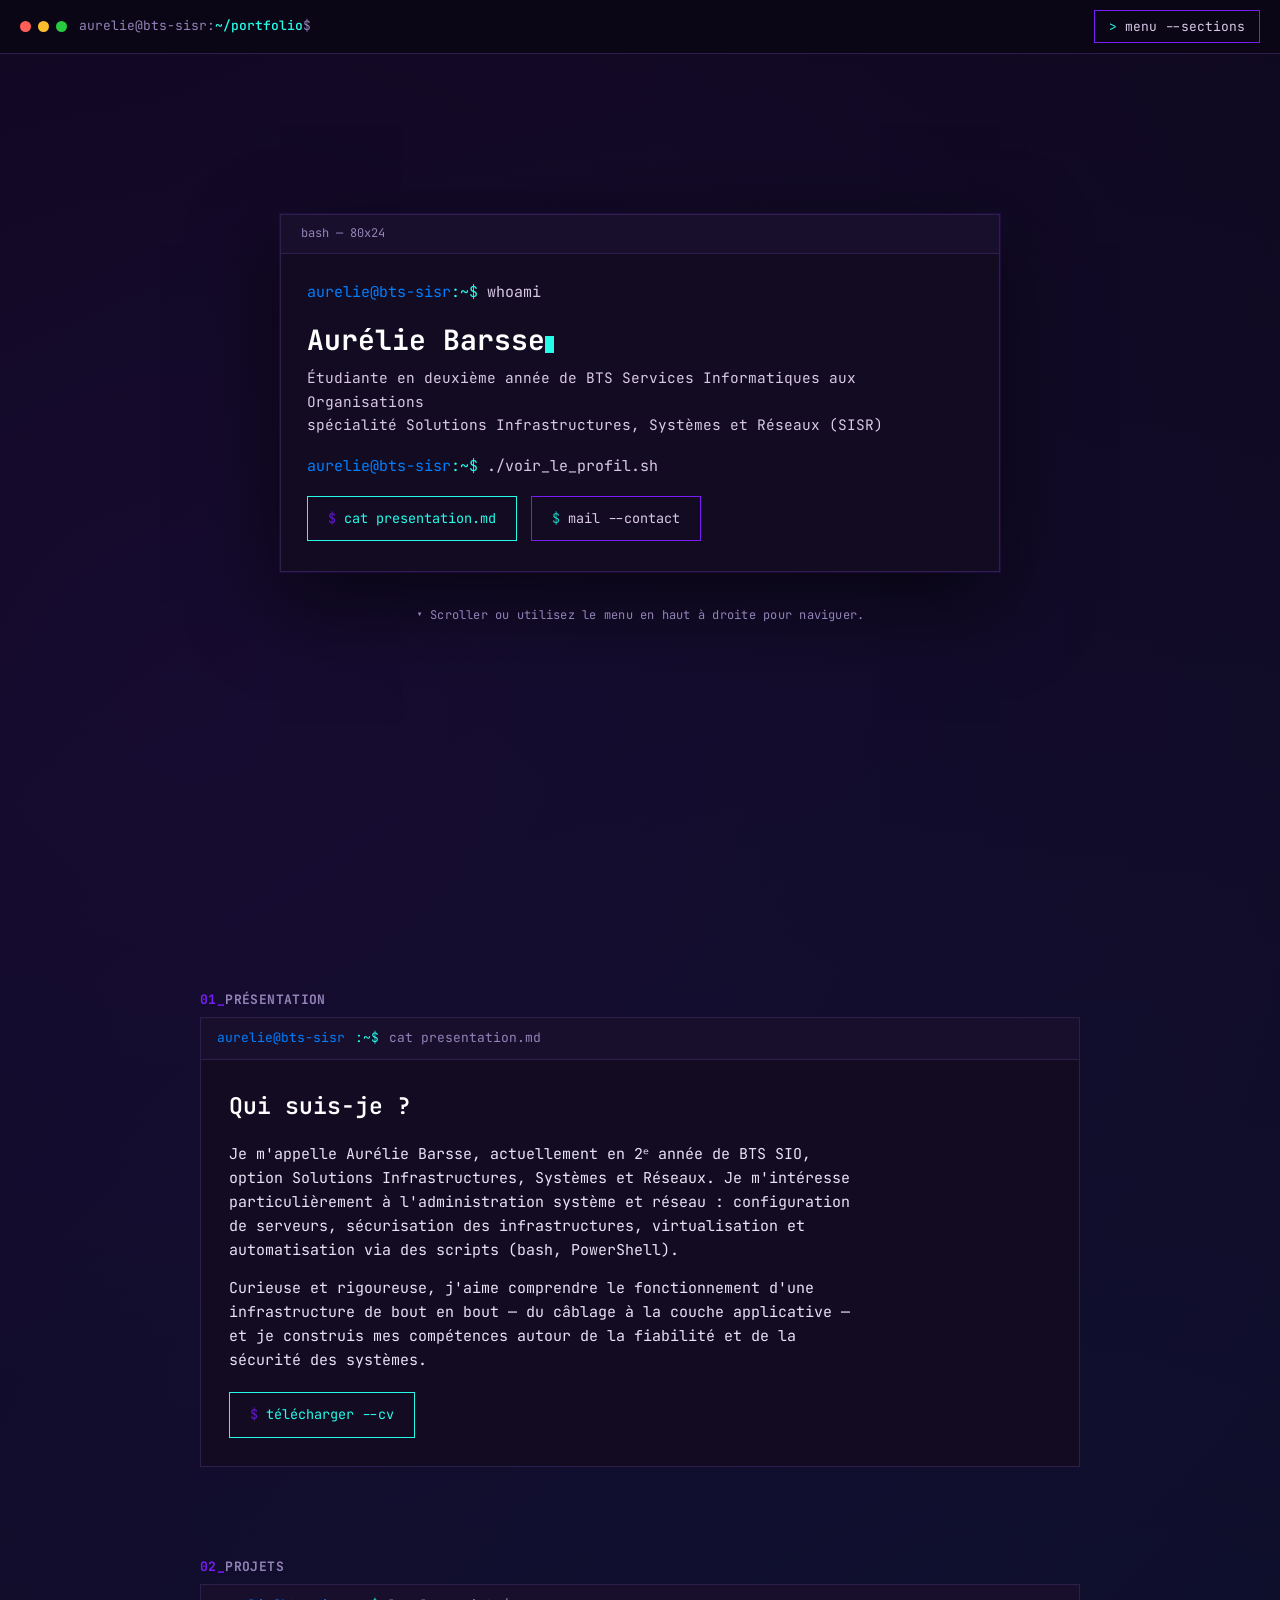
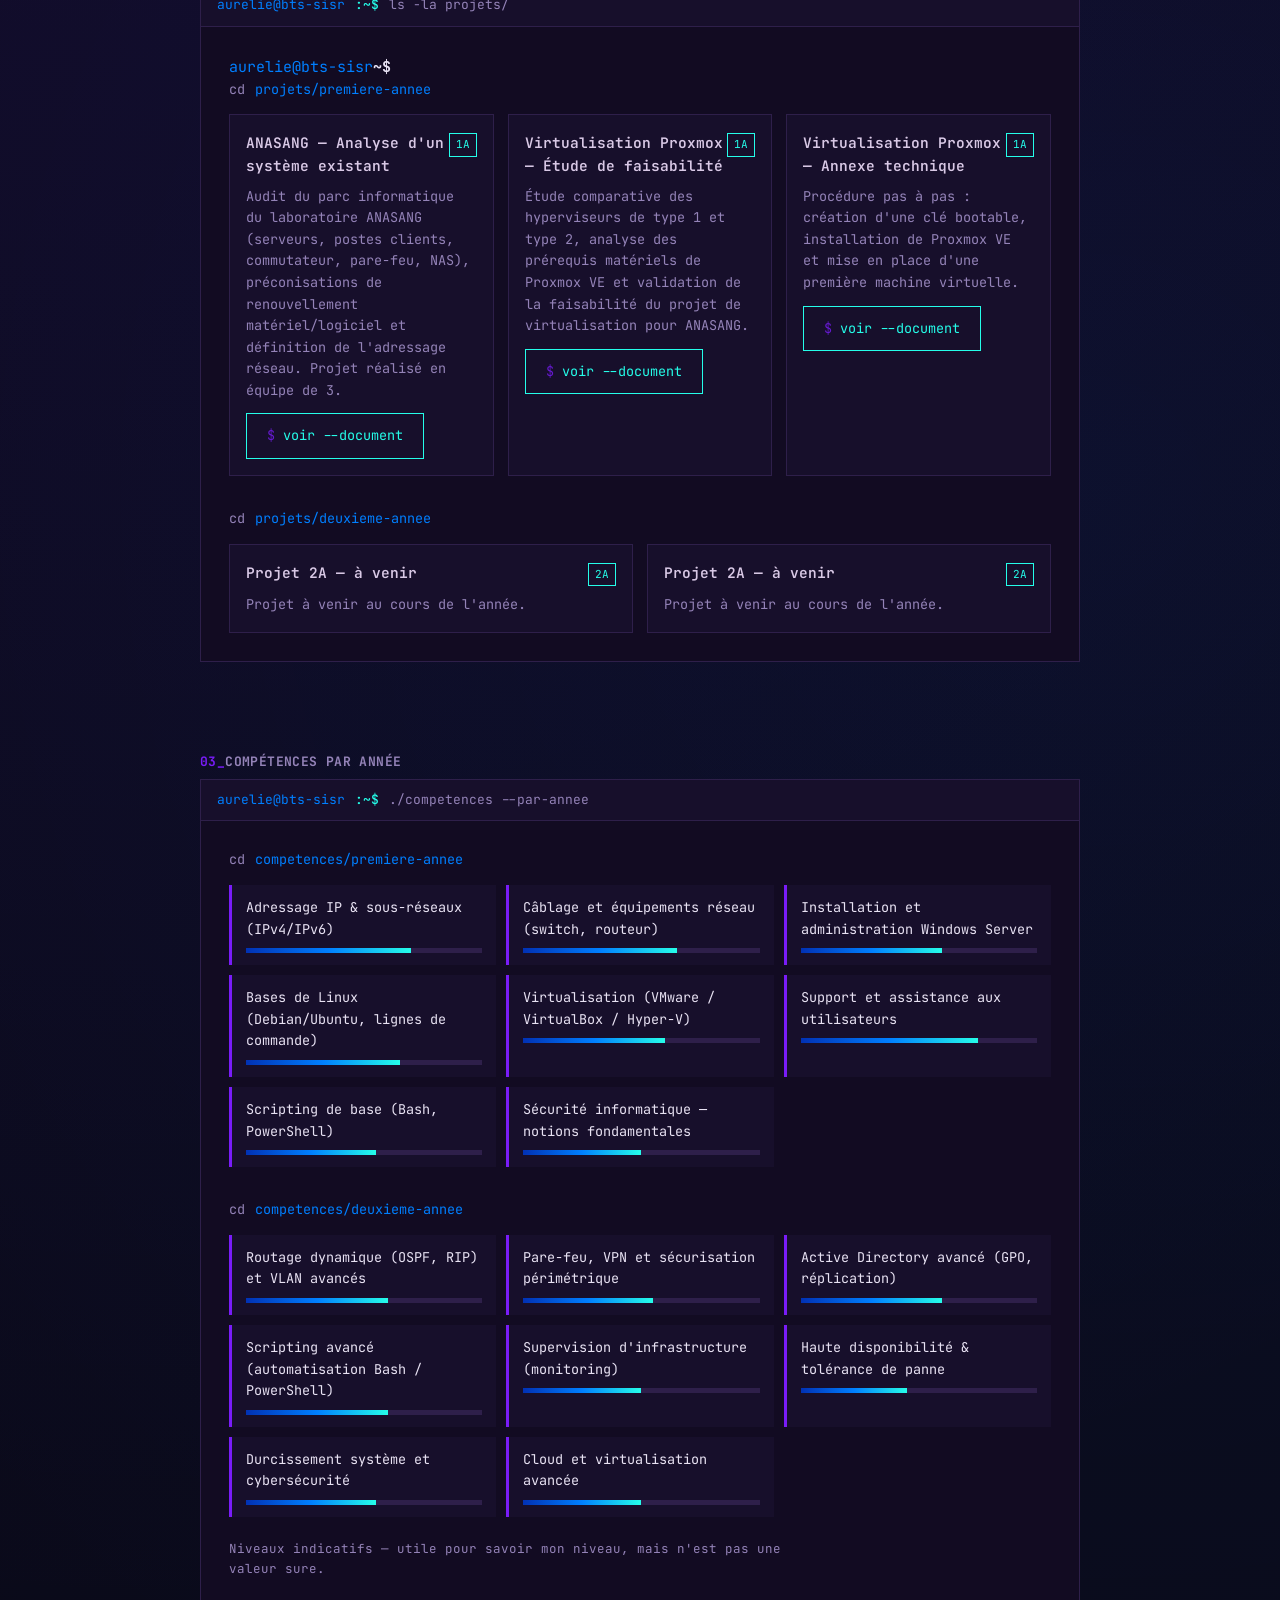
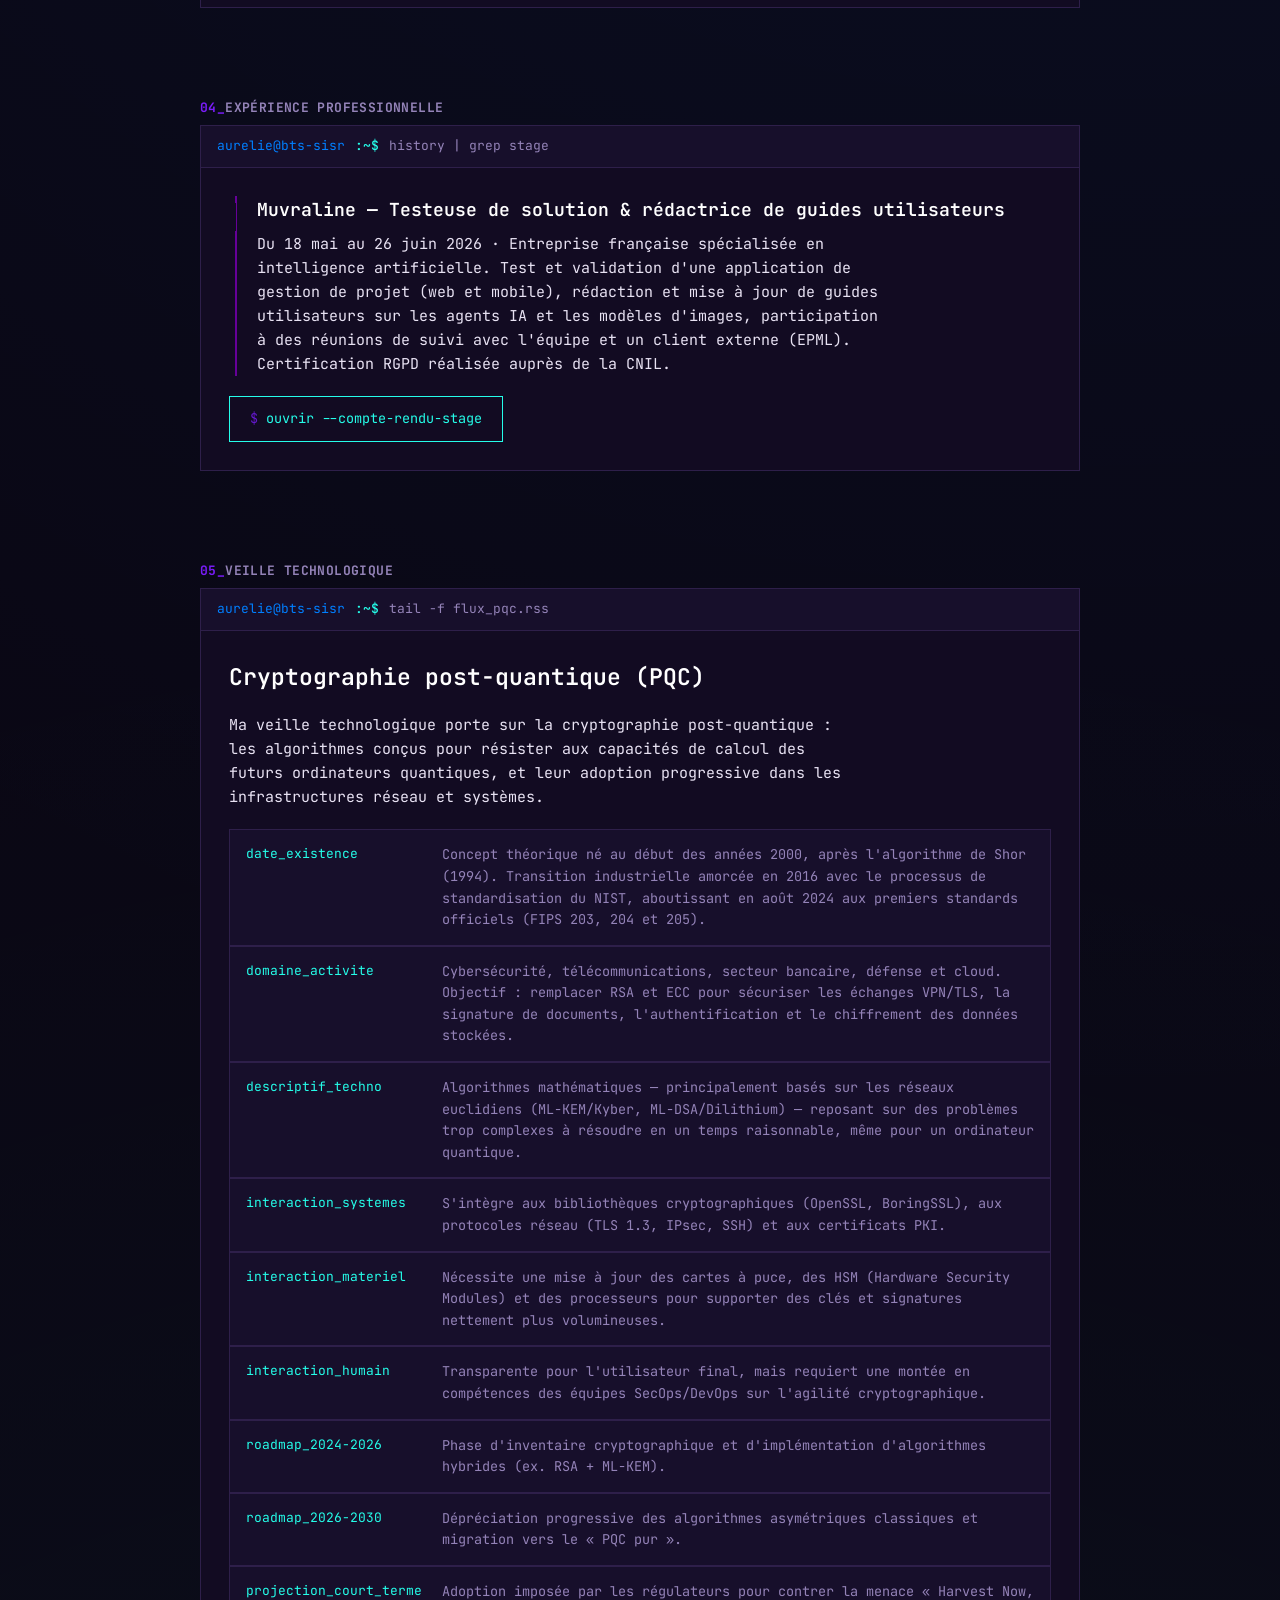
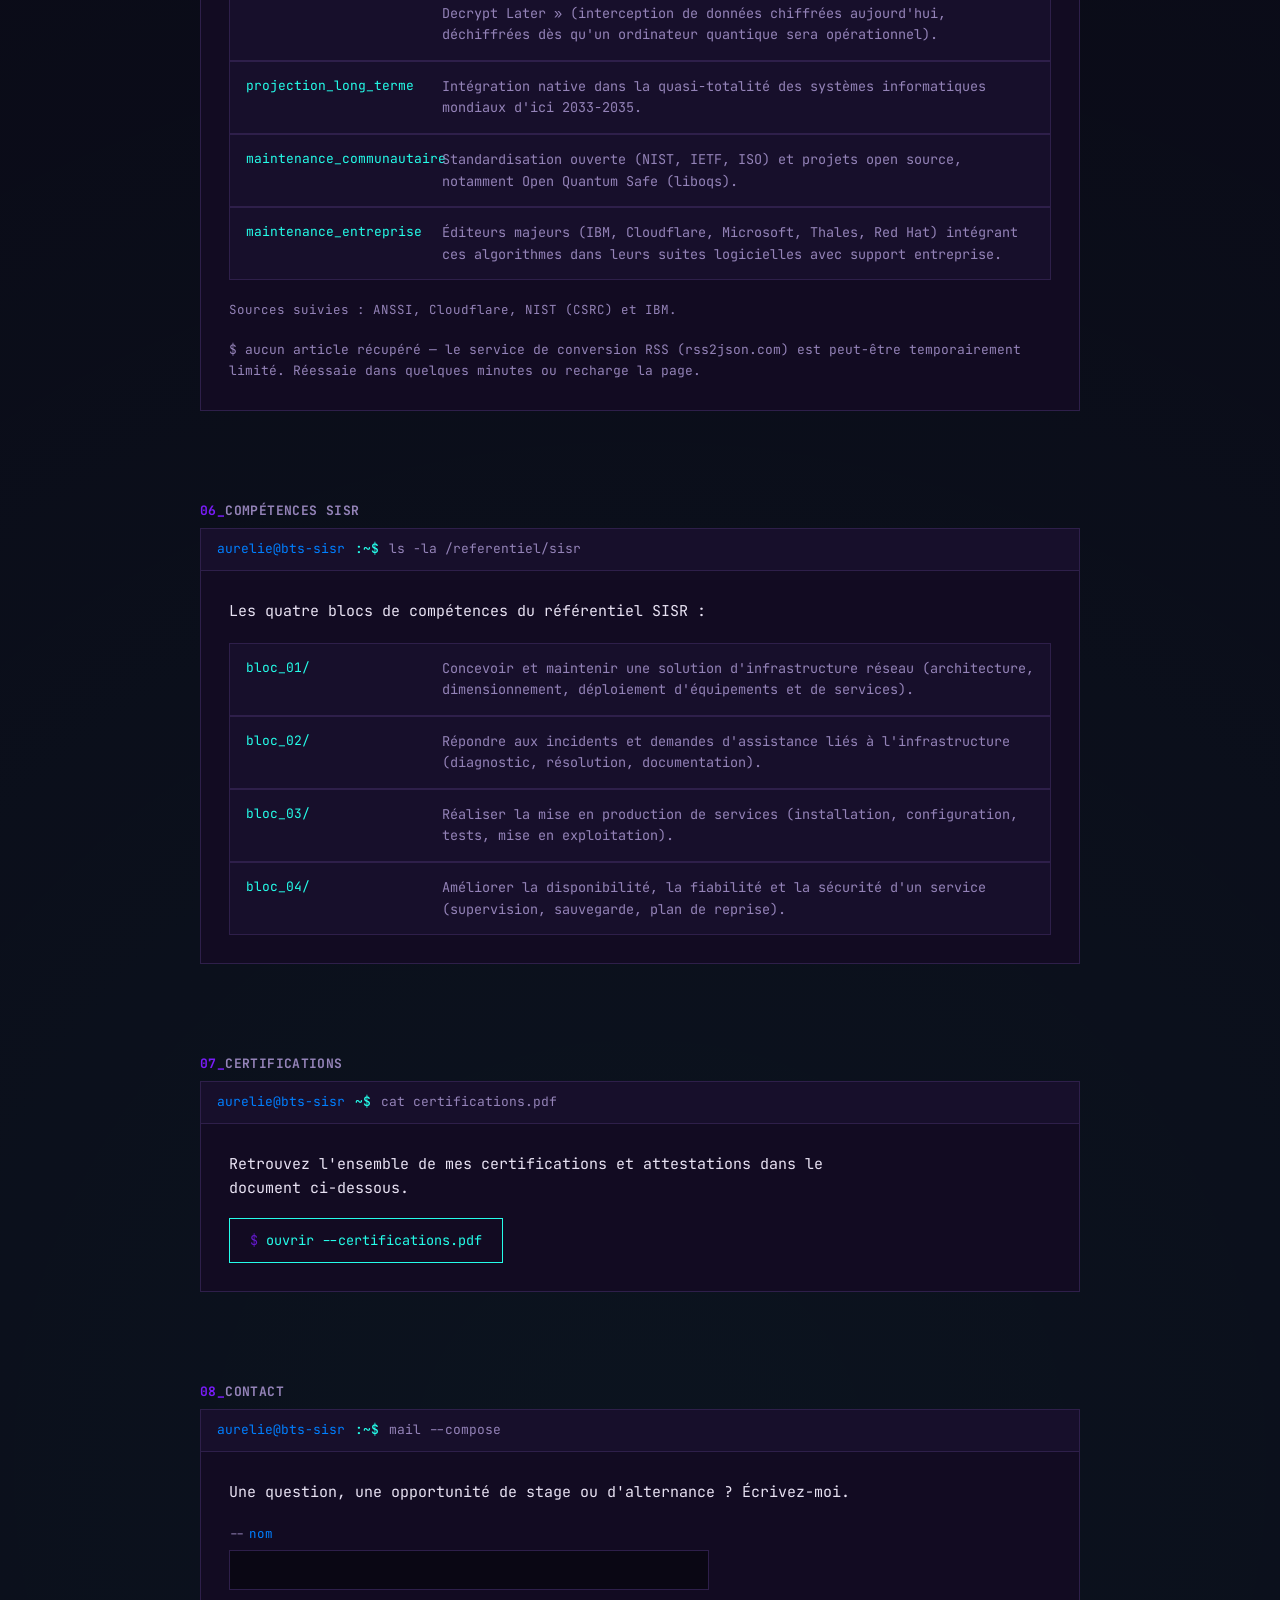
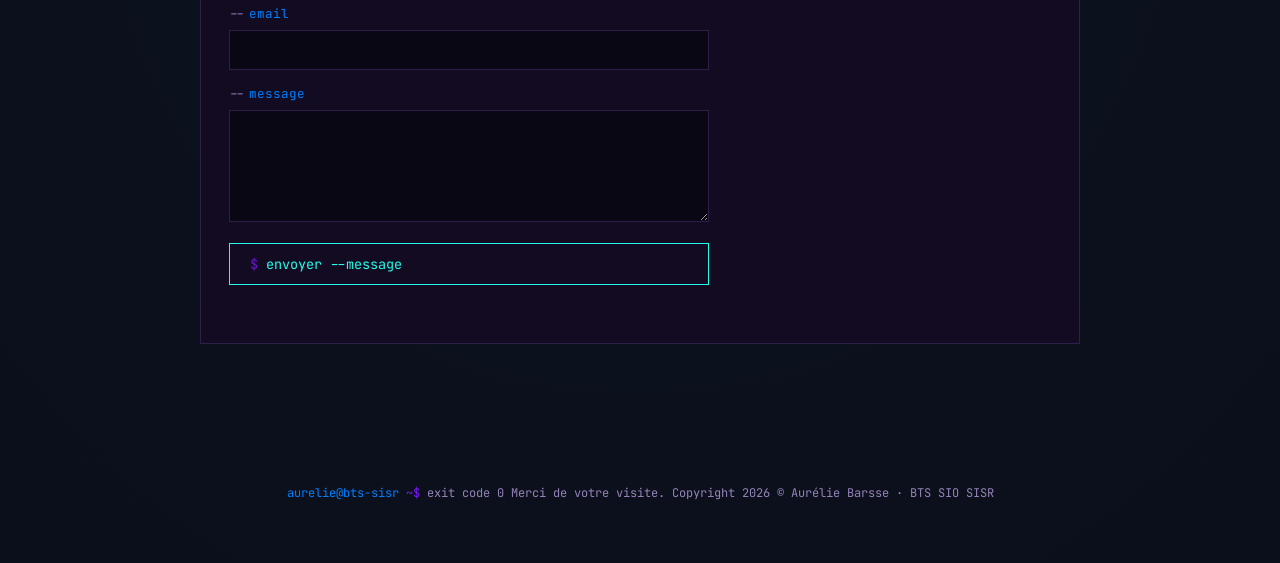
<file: portfolio-aurelie-barsse/index.html>
<!DOCTYPE html>
<html lang="fr">
<!-- <head>
<meta charset="UTF-8">
<meta name="viewport" content="width=device-width, initial-scale=1.0">
<title>Aurélie Barsse — BTS SIO SISR</title>
<link rel="preconnect" href="https://fonts.googleapis.com">
<link href="https://fonts.googleapis.com/css2?family=JetBrains+Mono:ital,wght@0,400;0,500;0,600;0,700;1,400&display=swap" rel="stylesheet">
<link rel="stylesheet" href="style.css">
</head> -->
<head>
<meta charset="UTF-8">
<meta name="viewport" content="width=device-width, initial-scale=1.0">
<title>Aurélie Barsse — BTS SIO SISR</title>
<meta name="description" content="Portfolio d'Aurélie Barsse, étudiante en 2ᵉ année de BTS SIO option SISR (Solutions Infrastructures, Systèmes et Réseaux). Projets réseau et virtualisation Proxmox, compétences en administration systèmes, veille sur la cryptographie post-quantique, expérience professionnelle, CV et certifications téléchargeables.">
<link rel="preconnect" href="https://fonts.googleapis.com">
<link href="https://fonts.googleapis.com/css2?family=JetBrains+Mono:ital,wght@0,400;0,500;0,600;0,700;1,400&display=swap" rel="stylesheet">
<link rel="stylesheet" href="style.css">
</head>
<body>

<header class="topbar">
  <div style="display:flex; align-items:center; gap:12px;">
    <div class="dots"><span></span><span></span><span></span></div>
    <span class="path">aurelie@bts-sisr:<b>~/portfolio</b>$</span>
  </div>
  <div class="menu-wrap">
    <button class="menu-btn" id="menuBtn" aria-haspopup="true" aria-expanded="false">menu --sections</button>
    <nav class="dropdown" id="dropdownMenu" aria-label="Navigation principale">
      <a href="#accueil"><span class="idx">00</span> accueil</a>
      <a href="#presentation"><span class="idx">01</span> présentation</a>
      <a href="#projets"><span class="idx">02</span> projets</a>
      <a href="#competences"><span class="idx">03</span> compétences (1A / 2A)</a>
      <a href="#experience"><span class="idx">04</span> expérience professionnelle</a>
      <a href="#veille"><span class="idx">05</span> veille technologique — PQC</a>
      <a href="#sisr"><span class="idx">06</span> compétences SISR</a>
      <a href="#certifications"><span class="idx">07</span> certifications</a>
      <a href="#contact"><span class="idx">08</span> contact</a>
    </nav>
  </div>
</header>

<!-- ============ HERO / ACCUEIL ============ -->
<section id="accueil" class="hero" style="padding-top:0;">
  <div class="terminal-card">
    <div class="bar">
      <div class="dots"><span></span><span></span><span></span></div>
      <span>bash — 80x24</span>
    </div>
    <div class="body">
      <div class="line"><span class="prompt-user">aurelie@bts-sisr</span><span class="prompt">:~$</span> <span class="cmd">whoami</span></div>
      <div class="out-name">Aurélie Barsse<span class="cursor"></span></div>
      <div class="out-role">Étudiante en deuxième année de BTS Services Informatiques aux Organisations<br>spécialité Solutions Infrastructures, Systèmes et Réseaux (SISR)</div>
      <div class="line"><span class="prompt-user">aurelie@bts-sisr</span><span class="prompt">:~$</span> <span class="cmd">./voir_le_profil.sh</span></div>
      <div style="margin-top:18px; display:flex; gap:14px; flex-wrap:wrap;">
        <a class="btn" href="#presentation">cat presentation.md</a>
        <a class="btn alt" href="#contact">mail --contact</a>
      </div>
    </div>
  </div>
  <div class="scroll-hint">▾ Scroller ou utilisez le menu en haut à droite pour naviguer.</div>
</section>

<main>

  <!-- ============ PRÉSENTATION ============ -->
  <section id="presentation">
    <h2 class="title"><span class="n">01_</span>PRÉSENTATION</h2>
    <div class="pane">
      <div class="bar"><span class="prompt-user">aurelie@bts-sisr</span><span class="prompt">:~$</span> cat presentation.md</div>
      <div class="content">
        <h3 class="big">Qui suis-je ?</h3>
        <p>
          Je m'appelle Aurélie Barsse, actuellement en 2ᵉ année de BTS SIO,
          option Solutions Infrastructures, Systèmes et Réseaux. Je m'intéresse
          particulièrement à l'administration système et réseau : configuration
          de serveurs, sécurisation des infrastructures, virtualisation et
          automatisation via des scripts (bash, PowerShell).
        </p>
        <p>
          <!-- Texte de présentation à personnaliser : parcours, motivations, ce que tu recherches (alternance, stage, poste). -->
          Curieuse et rigoureuse, j'aime comprendre le fonctionnement d'une
          infrastructure de bout en bout — du câblage à la couche applicative —
          et je construis mes compétences autour de la fiabilité et de la
          sécurité des systèmes.
        </p>
        <div style="margin-top:20px;">
          <a class="btn" href="CV-Aurelie-Barsse.pdf" target="_blank" rel="noopener">télécharger --cv</a>
        </div>
      </div>
    </div>
  </section>

  <!-- ============ PROJETS ============ -->
  <section id="projets">
    <h2 class="title"><span class="n">02_</span>PROJETS</h2>
    <div class="pane">
      <div class="bar"><span class="prompt-user">aurelie@bts-sisr</span><b>:~$</b> ls -la projets/</div>
      <div class="content">
        <div class="subsection" id="projets-1a">
          <span class="prompt-user">aurelie@bts-sisr</span><b>~$</b><div class="sub-head">projets/premiere-annee</div>
          <div class="cards">
            <div class="card">
              <div class="card-head"><span class="name">ANASANG — Analyse d'un système existant</span><span class="tag">1A</span></div>
              <p>Audit du parc informatique du laboratoire ANASANG (serveurs, postes clients, commutateur, pare-feu, NAS), préconisations de renouvellement matériel/logiciel et définition de l'adressage réseau. Projet réalisé en équipe de 3.</p>
              <div style="margin-top:12px;">
                <a class="btn" href="projet-anasang-analyse.pdf" target="_blank" rel="noopener">voir --document</a>
              </div>
            </div>
            <div class="card">
              <div class="card-head"><span class="name">Virtualisation Proxmox — Étude de faisabilité</span><span class="tag">1A</span></div>
              <p>Étude comparative des hyperviseurs de type 1 et type 2, analyse des prérequis matériels de Proxmox VE et validation de la faisabilité du projet de virtualisation pour ANASANG.</p>
              <div style="margin-top:12px;">
                <a class="btn" href="projet-proxmox-etude.pdf" target="_blank" rel="noopener">voir --document</a>
              </div>
            </div>
            <div class="card">
              <div class="card-head"><span class="name">Virtualisation Proxmox — Annexe technique</span><span class="tag">1A</span></div>
              <p>Procédure pas à pas : création d'une clé bootable, installation de Proxmox VE et mise en place d'une première machine virtuelle.</p>
              <div style="margin-top:12px;">
                <a class="btn" href="projet-proxmox-annexe.pdf" target="_blank" rel="noopener">voir --document</a>
              </div>
            </div>
          </div>
        </div>

        <div class="subsection" id="projets-2a">
          <div class="sub-head">projets/deuxieme-annee</div>
          <div class="cards">
            <div class="card">
              <div class="card-head"><span class="name">Projet 2A — à venir</span><span class="tag">2A</span></div>
              <p>Projet à venir au cours de l'année.</p>
            </div>
            <div class="card">
              <div class="card-head"><span class="name">Projet 2A — à venir</span><span class="tag">2A</span></div>
              <p>Projet à venir au cours de l'année.</p>
            </div>
          </div>
        </div>

      </div>
    </div>
  </section>

  <!-- ============ COMPÉTENCES 1A / 2A ============ -->
  <section id="competences">
    <h2 class="title"><span class="n">03_</span>COMPÉTENCES PAR ANNÉE</h2>
    <div class="pane">
      <div class="bar"><span class="prompt-user">aurelie@bts-sisr</span><b>:~$</b> ./competences --par-annee</div>
      <div class="content">
        <div class="subsection">
          <div class="sub-head">competences/premiere-annee</div>
          <div class="skill-grid">
            <div class="skill">Adressage IP &amp; sous-réseaux (IPv4/IPv6)<div class="lvl"><i style="width:70%"></i></div></div>
            <div class="skill">Câblage et équipements réseau (switch, routeur)<div class="lvl"><i style="width:65%"></i></div></div>
            <div class="skill">Installation et administration Windows Server<div class="lvl"><i style="width:60%"></i></div></div>
            <div class="skill">Bases de Linux (Debian/Ubuntu, lignes de commande)<div class="lvl"><i style="width:65%"></i></div></div>
            <div class="skill">Virtualisation (VMware / VirtualBox / Hyper-V)<div class="lvl"><i style="width:60%"></i></div></div>
            <div class="skill">Support et assistance aux utilisateurs<div class="lvl"><i style="width:75%"></i></div></div>
            <div class="skill">Scripting de base (Bash, PowerShell)<div class="lvl"><i style="width:55%"></i></div></div>
            <div class="skill">Sécurité informatique — notions fondamentales<div class="lvl"><i style="width:50%"></i></div></div>
          </div>
        </div>

        <div class="subsection">
          <div class="sub-head">competences/deuxieme-annee</div>
          <div class="skill-grid">
            <div class="skill">Routage dynamique (OSPF, RIP) et VLAN avancés<div class="lvl"><i style="width:60%"></i></div></div>
            <div class="skill">Pare-feu, VPN et sécurisation périmétrique<div class="lvl"><i style="width:55%"></i></div></div>
            <div class="skill">Active Directory avancé (GPO, réplication)<div class="lvl"><i style="width:60%"></i></div></div>
            <div class="skill">Scripting avancé (automatisation Bash / PowerShell)<div class="lvl"><i style="width:60%"></i></div></div>
            <div class="skill">Supervision d'infrastructure (monitoring)<div class="lvl"><i style="width:50%"></i></div></div>
            <div class="skill">Haute disponibilité &amp; tolérance de panne<div class="lvl"><i style="width:45%"></i></div></div>
            <div class="skill">Durcissement système et cybersécurité<div class="lvl"><i style="width:55%"></i></div></div>
            <div class="skill">Cloud et virtualisation avancée<div class="lvl"><i style="width:50%"></i></div></div>
          </div>
        </div>
        <p style="margin-top:22px; font-size:12.5px; color:var(--text-dim);">
          <!-- Les pourcentages sont indicatifs, ajuste-les selon ton niveau réel. -->
          Niveaux indicatifs — utile pour savoir mon niveau, mais n'est pas une valeur sure.
        </p>
      </div>
    </div>
  </section>

  <!-- ============ EXPÉRIENCE PROFESSIONNELLE ============ -->
  <section id="experience">
    <h2 class="title"><span class="n">04_</span>EXPÉRIENCE PROFESSIONNELLE</h2>
    <div class="pane">
      <div class="bar"><span class="prompt-user">aurelie@bts-sisr</span><b>:~$</b> history | grep stage</div>
      <div class="content">
        <div class="timeline-exp">
          <div>
            <span class="dot"></span>
            <h3 class="big" style="display:inline; font-size:18px;">Muvraline — Testeuse de solution &amp; rédactrice de guides utilisateurs</h3>
            <p style="margin-top:8px;">
              Du 18 mai au 26 juin 2026 · Entreprise française spécialisée en intelligence
              artificielle. Test et validation d'une application de gestion de projet
              (web et mobile), rédaction et mise à jour de guides utilisateurs sur les
              agents IA et les modèles d'images, participation à des réunions de suivi
              avec l'équipe et un client externe (EPML). Certification RGPD réalisée
              auprès de la CNIL.
            </p>
          </div>
        </div>
        <div style="margin-top:20px;">
          <a class="btn" href="rapport-stage.pdf" target="_blank" rel="noopener">ouvrir --compte-rendu-stage</a>
        </div>
      </div>
    </div>
  </section>

  <!-- ============ VEILLE TECHNOLOGIQUE — PQC ============ -->
  <section id="veille">
    <h2 class="title"><span class="n">05_</span>VEILLE TECHNOLOGIQUE</h2>
    <div class="pane">
      <div class="bar"><span class="prompt-user">aurelie@bts-sisr</span><b>:~$</b> tail -f flux_pqc.rss</div>
      <div class="content">
        <h3 class="big">Cryptographie post-quantique (PQC)</h3>
        <p>
          Ma veille technologique porte sur la cryptographie post-quantique :
          les algorithmes conçus pour résister aux capacités de calcul des
          futurs ordinateurs quantiques, et leur adoption progressive dans les
          infrastructures réseau et systèmes.
        </p>

        <div class="sisr-list" style="margin-top:20px;">
          <div class="sisr-item">
            <span class="code">date_existence</span>
            <span class="desc">Concept théorique né au début des années 2000, après l'algorithme de Shor (1994). Transition industrielle amorcée en 2016 avec le processus de standardisation du NIST, aboutissant en août 2024 aux premiers standards officiels (FIPS 203, 204 et 205).</span>
          </div>
          <div class="sisr-item">
            <span class="code">domaine_activite</span>
            <span class="desc">Cybersécurité, télécommunications, secteur bancaire, défense et cloud. Objectif : remplacer RSA et ECC pour sécuriser les échanges VPN/TLS, la signature de documents, l'authentification et le chiffrement des données stockées.</span>
          </div>
          <div class="sisr-item">
            <span class="code">descriptif_techno</span>
            <span class="desc">Algorithmes mathématiques — principalement basés sur les réseaux euclidiens (ML-KEM/Kyber, ML-DSA/Dilithium) — reposant sur des problèmes trop complexes à résoudre en un temps raisonnable, même pour un ordinateur quantique.</span>
          </div>
          <div class="sisr-item">
            <span class="code">interaction_systemes</span>
            <span class="desc">S'intègre aux bibliothèques cryptographiques (OpenSSL, BoringSSL), aux protocoles réseau (TLS 1.3, IPsec, SSH) et aux certificats PKI.</span>
          </div>
          <div class="sisr-item">
            <span class="code">interaction_materiel</span>
            <span class="desc">Nécessite une mise à jour des cartes à puce, des HSM (Hardware Security Modules) et des processeurs pour supporter des clés et signatures nettement plus volumineuses.</span>
          </div>
          <div class="sisr-item">
            <span class="code">interaction_humain</span>
            <span class="desc">Transparente pour l'utilisateur final, mais requiert une montée en compétences des équipes SecOps/DevOps sur l'agilité cryptographique.</span>
          </div>
          <div class="sisr-item">
            <span class="code">roadmap_2024-2026</span>
            <span class="desc">Phase d'inventaire cryptographique et d'implémentation d'algorithmes hybrides (ex. RSA + ML-KEM).</span>
          </div>
          <div class="sisr-item">
            <span class="code">roadmap_2026-2030</span>
            <span class="desc">Dépréciation progressive des algorithmes asymétriques classiques et migration vers le « PQC pur ».</span>
          </div>
          <div class="sisr-item">
            <span class="code">projection_court_terme</span>
            <span class="desc">Adoption imposée par les régulateurs pour contrer la menace « Harvest Now, Decrypt Later » (interception de données chiffrées aujourd'hui, déchiffrées dès qu'un ordinateur quantique sera opérationnel).</span>
          </div>
          <div class="sisr-item">
            <span class="code">projection_long_terme</span>
            <span class="desc">Intégration native dans la quasi-totalité des systèmes informatiques mondiaux d'ici 2033-2035.</span>
          </div>
          <div class="sisr-item">
            <span class="code">maintenance_communautaire</span>
            <span class="desc">Standardisation ouverte (NIST, IETF, ISO) et projets open source, notamment Open Quantum Safe (liboqs).</span>
          </div>
          <div class="sisr-item">
            <span class="code">maintenance_entreprise</span>
            <span class="desc">Éditeurs majeurs (IBM, Cloudflare, Microsoft, Thales, Red Hat) intégrant ces algorithmes dans leurs suites logicielles avec support entreprise.</span>
          </div>
        </div>

        <p style="font-size:12.5px; color:var(--text-dim); margin-top:20px;">
          Sources suivies : ANSSI, Cloudflare, NIST (CSRC) et IBM.
        </p>
        <div id="rssContainer" class="rss-list" style="margin-top:20px;">
          <div class="rss-loading">$ chargement des flux RSS...</div>
        </div>
      </div>
    </div>
  </section>

  <!-- ============ COMPÉTENCES SISR ============ -->
  <section id="sisr">
    <h2 class="title"><span class="n">06_</span>COMPÉTENCES SISR</h2>
    <div class="pane">
      <div class="bar"><span class="prompt-user">aurelie@bts-sisr</span><b>:~$</b> ls -la /referentiel/sisr</div>
      <div class="content">
        <p style="margin-bottom:20px;">Les quatre blocs de compétences du référentiel SISR :</p>
        <div class="sisr-list">
          <div class="sisr-item">
            <span class="code">bloc_01/</span>
            <span class="desc">Concevoir et maintenir une solution d'infrastructure réseau (architecture, dimensionnement, déploiement d'équipements et de services).</span>
          </div>
          <div class="sisr-item">
            <span class="code">bloc_02/</span>
            <span class="desc">Répondre aux incidents et demandes d'assistance liés à l'infrastructure (diagnostic, résolution, documentation).</span>
          </div>
          <div class="sisr-item">
            <span class="code">bloc_03/</span>
            <span class="desc">Réaliser la mise en production de services (installation, configuration, tests, mise en exploitation).</span>
          </div>
          <div class="sisr-item">
            <span class="code">bloc_04/</span>
            <span class="desc">Améliorer la disponibilité, la fiabilité et la sécurité d'un service (supervision, sauvegarde, plan de reprise).</span>
          </div>
        </div>
      </div>
    </div>
  </section>

  <!-- ============ CERTIFICATIONS ============ -->
  <section id="certifications">
    <h2 class="title"><span class="n">07_</span>CERTIFICATIONS</h2>
    <div class="pane">
      <div class="bar"><span class="prompt-user">aurelie@bts-sisr</span><b>~$</b> cat certifications.pdf</div>
      <div class="content">
        <p>
          <!-- Liste ici tes certifications obtenues ou en cours (ex : PIX, TOSA, Cisco CCNA, etc.). -->
          Retrouvez l'ensemble de mes certifications et attestations dans le
          document ci-dessous.
        </p>
        <div style="margin-top:18px;">
          <a class="btn" href="404.html" target="_blank" rel="noopener">ouvrir --certifications.pdf</a>
        </div>
      </div>
    </div>
  </section>

  <!-- ============ CONTACT ============ -->
  <section id="contact">
    <h2 class="title"><span class="n">08_</span>CONTACT</h2>
    <div class="pane">
      <div class="bar"><span class="prompt-user">aurelie@bts-sisr</span><b>:~$</b> mail --compose</div>
      <div class="content">
        <p style="margin-bottom:20px;">Une question, une opportunité de stage ou d'alternance ? Écrivez-moi.</p>
        <form class="contact" id="contactForm">
          <div class="field">
            <label for="nom">nom</label>
            <input type="text" id="nom" name="nom" required>
          </div>
          <div class="field">
            <label for="email">email</label>
            <input type="email" id="email" name="email" required>
          </div>
          <div class="field">
            <label for="message">message</label>
            <textarea id="message" name="message" rows="5" required></textarea>
          </div>
          <button type="submit" class="btn">envoyer --message</button>
          <div class="form-status" id="formStatus"></div>
        </form>
      </div>
    </div>
  </section>

</main>

<footer>
  <span class="prompt-user">aurelie@bts-sisr</span><span class="prompt"> ~$</span> exit code 0
  Merci de votre visite. 
  Copyright 2026 © Aurélie Barsse · BTS SIO SISR
</footer>

<script src="script.js"></script>

</body>
</html>
</file>
<file: portfolio-aurelie-barsse/style.css>
:root{
    --violet:#791CF8;
    --violet-dark:#660099;
    --lavande:#D9C9E6;
    --bleu-reseau:#007FFF;
    --bleu-fonce:#0131B4;
    --cyan:#25FDE9;
    --bg:#0A0714;
    --bg-panel:#120B22;
    --bg-panel-2:#170F2B;
    --border:#2E1F4A;
    --text:#E8E2F3;
    --text-dim:#9483B8;
  }

  *{box-sizing:border-box; margin:0; padding:0;}

  html{scroll-behavior:smooth;}

  body{
    background:var(--bg);
    color:var(--text);
    font-family:'JetBrains Mono', monospace;
    line-height:1.6;
    font-size:15px;
    background-image:
      radial-gradient(circle at 15% 10%, rgba(121,28,248,0.10), transparent 40%),
      radial-gradient(circle at 85% 30%, rgba(0,127,255,0.08), transparent 45%),
      radial-gradient(circle at 50% 90%, rgba(37,253,233,0.05), transparent 40%);
  }

  a{color:inherit; text-decoration:none;}

  ::selection{ background:var(--violet); color:#fff; }

  /* ---------- scrollbar ---------- */
  ::-webkit-scrollbar{width:10px;}
  ::-webkit-scrollbar-track{background:var(--bg);}
  ::-webkit-scrollbar-thumb{background:var(--violet-dark); border-radius:0;}

  /* ---------- top bar / nav ---------- */
  header.topbar{
    position:fixed; top:0; left:0; right:0; z-index:100;
    background:rgba(10,7,20,0.9);
    backdrop-filter:blur(6px);
    border-bottom:1px solid var(--border);
    display:flex; align-items:center; justify-content:space-between;
    padding:10px 20px;
  }
  .topbar .dots{display:flex; gap:7px;}
  .topbar .dots span{width:11px; height:11px; border-radius:50%; display:inline-block;}
  .dots span:nth-child(1){background:#FF5F56;}
  .dots span:nth-child(2){background:#FFBD2E;}
  .dots span:nth-child(3){background:#27C93F;}
  .topbar .path{color:var(--text-dim); font-size:13px; white-space:nowrap; overflow:hidden; text-overflow:ellipsis;}
  .topbar .path b{color:var(--cyan); font-weight:500;}

  .menu-wrap{position:relative;}
  .menu-btn{
    background:transparent;
    border:1px solid var(--violet);
    color:var(--lavande);
    font-family:inherit;
    font-size:13px;
    padding:7px 14px;
    cursor:pointer;
    transition:background .15s ease, color .15s ease;
  }
  .menu-btn:hover, .menu-btn:focus-visible{background:var(--violet); color:#fff;}
  .menu-btn::before{content:"> "; color:var(--cyan);}

  .dropdown{
    position:absolute; top:calc(100% + 6px); right:0;
    background:var(--bg-panel);
    border:1px solid var(--violet-dark);
    min-width:260px;
    box-shadow:0 10px 30px rgba(0,0,0,0.5);
    display:none;
    flex-direction:column;
    padding:6px 0;
  }
  .dropdown.open{display:flex;}
  .dropdown a{
    padding:9px 16px;
    font-size:13.5px;
    color:var(--text);
    border-left:2px solid transparent;
    display:flex; gap:8px; align-items:baseline;
  }
  .dropdown a:hover, .dropdown a:focus-visible{
    background:var(--bg-panel-2);
    border-left:2px solid var(--cyan);
    color:var(--cyan);
  }
  .dropdown a .idx{color:var(--text-dim); font-size:12px;}
  .dropdown a:hover .idx{color:var(--violet);}

  /* ---------- hero ---------- */
  .hero{
    min-height:100vh;
    display:flex; flex-direction:column; align-items:center; justify-content:center;
    text-align:left;
    padding:100px 20px 60px;
    position:relative;
  }
  .terminal-card{
    width:100%; max-width:720px;
    background:var(--bg-panel);
    border:1px solid var(--border);
    box-shadow:0 0 0 1px rgba(121,28,248,0.15), 0 30px 80px rgba(0,0,0,0.6);
  }
  .terminal-card .bar{
    display:flex; align-items:center; gap:8px;
    padding:9px 12px;
    background:var(--bg-panel-2);
    border-bottom:1px solid var(--border);
    font-size:12px;
    color:var(--text-dim);
  }
  .terminal-card .bar .dots span{width:10px; height:10px;}
  .terminal-card .body{padding:26px 26px 30px; font-size:15px;}
  .terminal-card .line{margin-bottom:6px; white-space:pre-wrap;}
  .prompt{color:var(--cyan);}
  .prompt-user{color:var(--bleu-reseau);}
  .cmd{color:var(--lavande);}
  .out-name{
    font-size:28px; font-weight:700; color:#fff;
    margin:14px 0 4px;
  }
  .out-role{color:var(--lavande); font-size:14.5px; margin-bottom:18px;}
  .cursor{display:inline-block; width:9px; height:17px; background:var(--cyan); vertical-align:-3px; animation:blink 1s steps(1) infinite;}
  @media (prefers-reduced-motion: reduce){ .cursor{animation:none;} }
  @keyframes blink{ 50%{opacity:0;} }

  .btn{
    display:inline-flex; align-items:center; gap:8px;
    background:transparent;
    border:1px solid var(--cyan);
    color:var(--cyan);
    padding:11px 20px;
    font-family:inherit;
    font-size:13.5px;
    cursor:pointer;
    transition:all .15s ease;
  }
  .btn::before{content:"$"; color:var(--violet); opacity:.8;}
  .btn:hover, .btn:focus-visible{background:var(--cyan); color:#04120F; box-shadow:0 0 24px rgba(37,253,233,0.35);}
  .btn.alt{border-color:var(--violet); color:var(--lavande);}
  .btn.alt::before{content:"$"; color:var(--cyan);}
  .btn.alt:hover{background:var(--violet); color:#fff; box-shadow:0 0 24px rgba(121,28,248,0.4);}

  .scroll-hint{margin-top:34px; font-size:12px; color:var(--text-dim); letter-spacing:.02em;}

  /* ---------- sections ---------- */
  main{max-width:920px; margin:0 auto; padding:0 20px 100px;}
  section{padding-top:90px; scroll-margin-top:70px;}

  .pane{
    background:var(--bg-panel);
    border:1px solid var(--border);
  }
  .pane .bar{
    display:flex; align-items:center; gap:10px;
    padding:10px 16px;
    background:var(--bg-panel-2);
    border-bottom:1px solid var(--border);
    font-size:13px;
    color:var(--text-dim);
  }
  .pane .bar b{color:var(--cyan); font-weight:500;}
  .pane .content{padding:28px;}

  h2.title{
    font-size:13px;
    color:var(--text-dim);
    letter-spacing:.03em;
    margin-bottom:6px;
  }
  h2.title .n{color:var(--violet);}
  h3.big{
    font-size:23px; color:#fff; margin-bottom:18px; font-weight:600;
  }
  p{color:var(--text); margin-bottom:14px; max-width:70ch;}
  p:last-child{margin-bottom:0;}

  .subsection{margin-top:32px;}
  .subsection:first-child{margin-top:0;}
  .subsection > .sub-head{
    display:flex; align-items:center; gap:10px;
    margin-bottom:14px;
    color:var(--bleu-reseau);
    font-size:13.5px;
  }
  .subsection > .sub-head::before{content:"cd"; color:var(--text-dim);}

  .cards{display:grid; grid-template-columns:repeat(auto-fit, minmax(230px, 1fr)); gap:14px;}
  .card{
    border:1px solid var(--border);
    background:var(--bg-panel-2);
    padding:16px;
  }
  .card .card-head{display:flex; justify-content:space-between; align-items:baseline; margin-bottom:8px;}
  .card .card-head .name{color:var(--lavande); font-size:14.5px; font-weight:600;}
  .card .card-head .tag{font-size:11px; color:var(--cyan); border:1px solid var(--cyan); padding:2px 6px;}
  .card p{font-size:13.5px; color:var(--text-dim); margin:0;}

  .skill-grid{display:grid; grid-template-columns:repeat(auto-fit, minmax(240px,1fr)); gap:10px;}
  .skill{
    border-left:3px solid var(--violet);
    background:var(--bg-panel-2);
    padding:12px 14px;
    font-size:13.5px;
  }
  .skill .lvl{
    margin-top:8px;
    height:5px; width:100%;
    background:var(--border);
    position:relative;
  }
  .skill .lvl i{
    position:absolute; left:0; top:0; bottom:0;
    background:linear-gradient(90deg, var(--bleu-fonce), var(--bleu-reseau), var(--cyan));
  }

  .sisr-item .code{color:var(--cyan); font-size:13px;}
  .sisr-item{
    display:grid; grid-template-columns:180px 1fr; gap:16px;
    border:1px solid var(--border);
    background:var(--bg-panel-2);
    padding:14px 16px;
  }
  .sisr-item .code{color:var(--cyan); font-size:13px;}
  .sisr-item .desc{color:var(--text-dim); font-size:13.5px;}

  .timeline-exp{border-left:2px solid var(--violet-dark); padding-left:20px; margin-left:6px;}
  .timeline-exp .dot{
    width:9px; height:9px; background:var(--cyan); border-radius:50%;
    position:relative; left:-25px; top:6px; box-shadow:0 0 0 4px var(--bg-panel);
  }

  .rss-list{display:flex; flex-direction:column; gap:0;}
  .rss-item{
    padding:14px 0;
    border-bottom:1px solid var(--border);
  }
  .rss-item:first-child{padding-top:0;}
  .rss-item .rss-date{font-size:11.5px; color:var(--bleu-reseau);}
  .rss-item .rss-title{color:var(--text); font-size:14px; margin:4px 0;}
  .rss-item .rss-title a:hover{color:var(--cyan);}
  .rss-item .rss-source{font-size:11.5px; color:var(--text-dim);}
  .rss-loading{color:var(--text-dim); font-size:13px;}

  form.contact{display:flex; flex-direction:column; gap:14px; max-width:480px;}
  .field label{display:block; font-size:12.5px; color:var(--bleu-reseau); margin-bottom:6px;}
  .field label::before{content:"--"; color:var(--text-dim); margin-right:4px;}
  .field input, .field textarea{
    width:100%;
    background:var(--bg);
    border:1px solid var(--border);
    color:var(--text);
    font-family:inherit;
    font-size:13.5px;
    padding:10px 12px;
    resize:vertical;
  }
  .field input:focus, .field textarea:focus{
    outline:none; border-color:var(--cyan); box-shadow:0 0 0 1px var(--cyan);
  }
  .form-status{font-size:12.5px; color:var(--cyan); min-height:16px;}

  footer{
    text-align:center; padding:40px 20px 60px;
    color:var(--text-dim); font-size:12px;
  }
  footer .prompt{color:var(--violet);}

  @media (max-width:640px){
    .sisr-item{grid-template-columns:1fr;}
    .terminal-card .body{padding:20px;}
    section{padding-top:70px;}
  }
</file>
